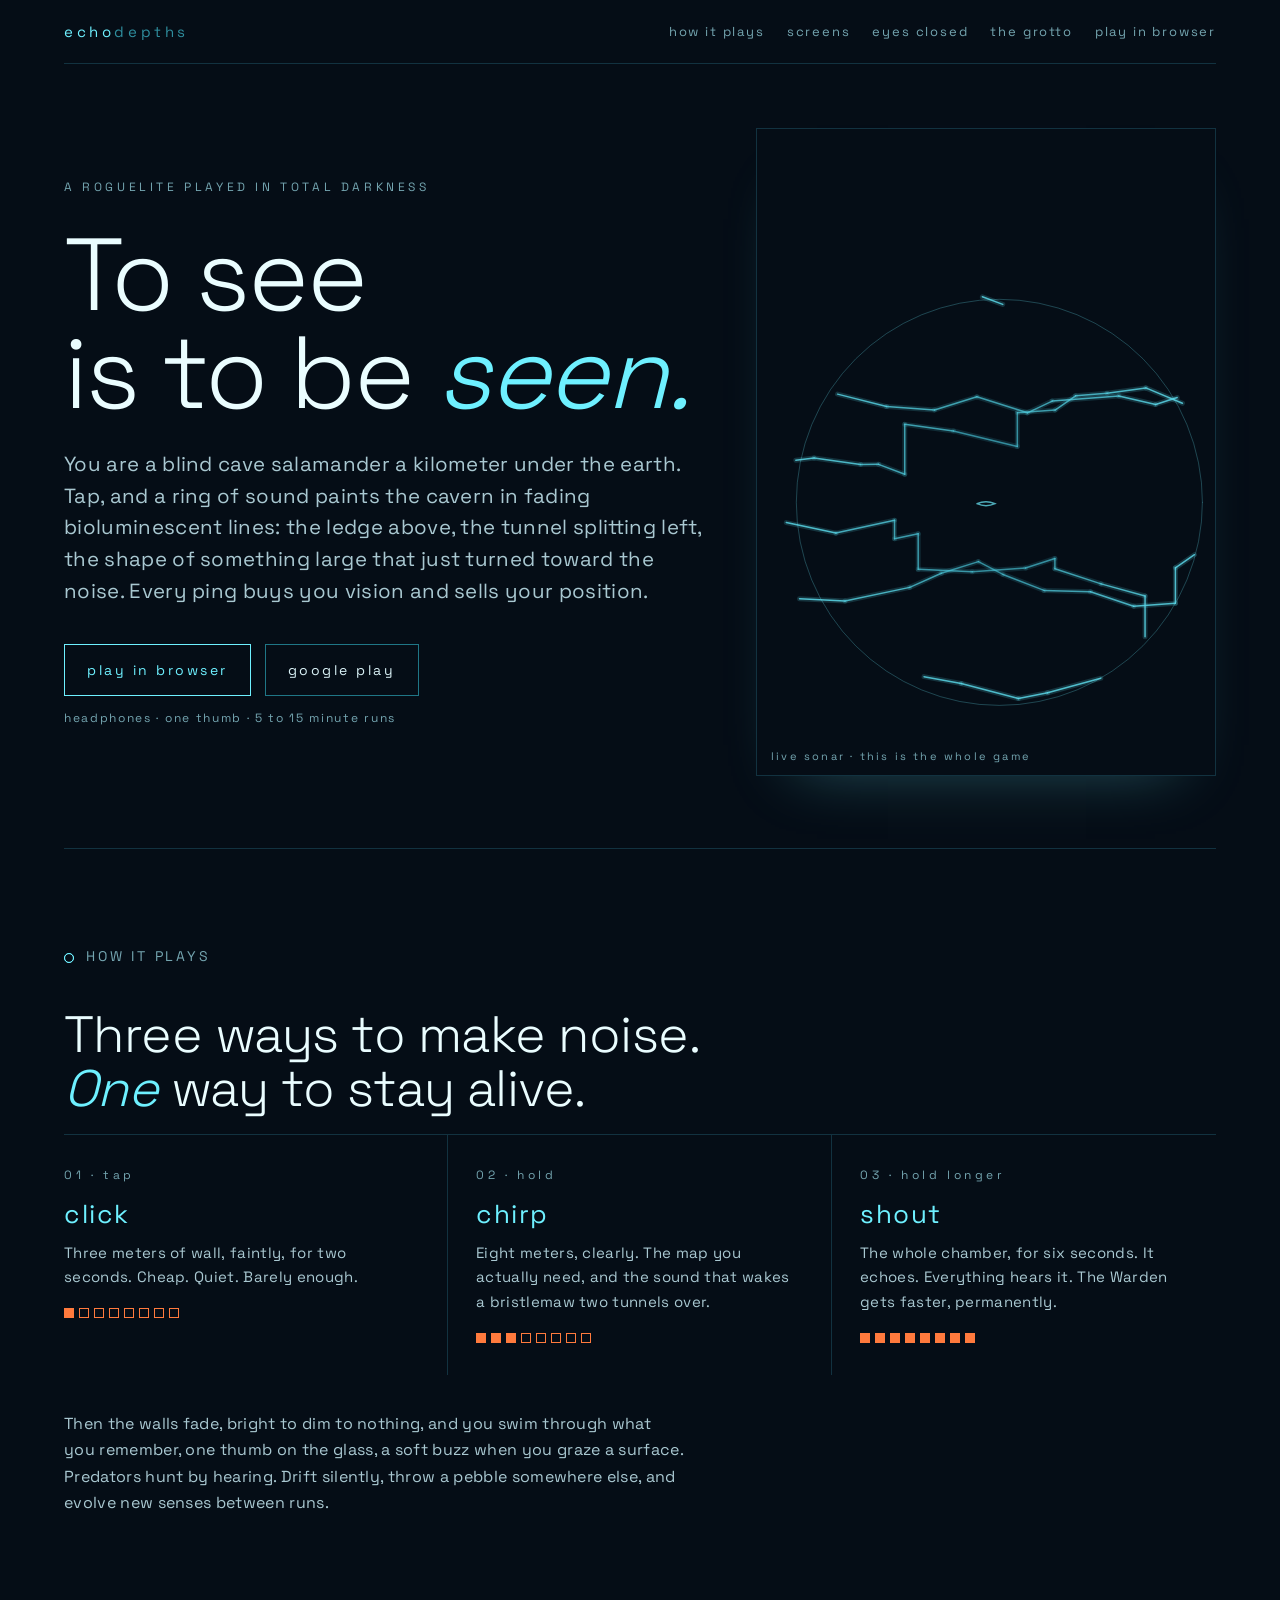
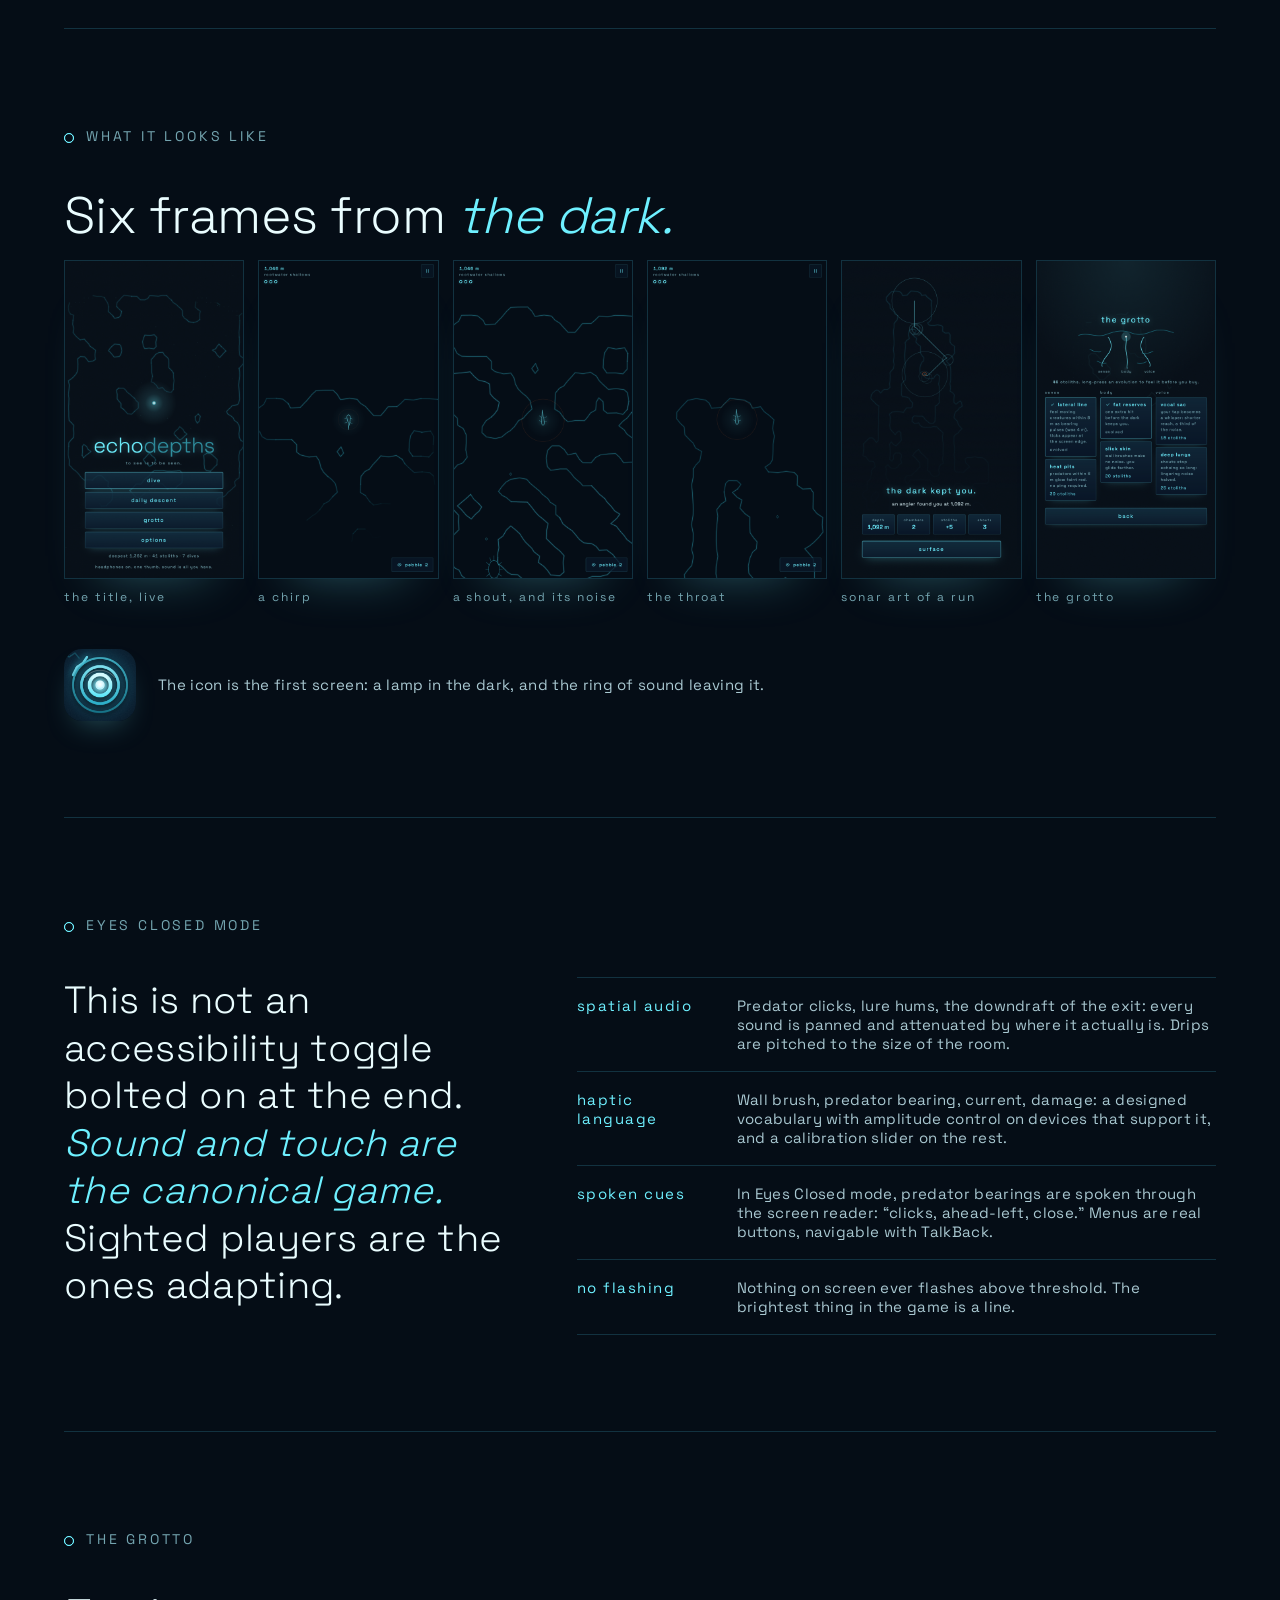
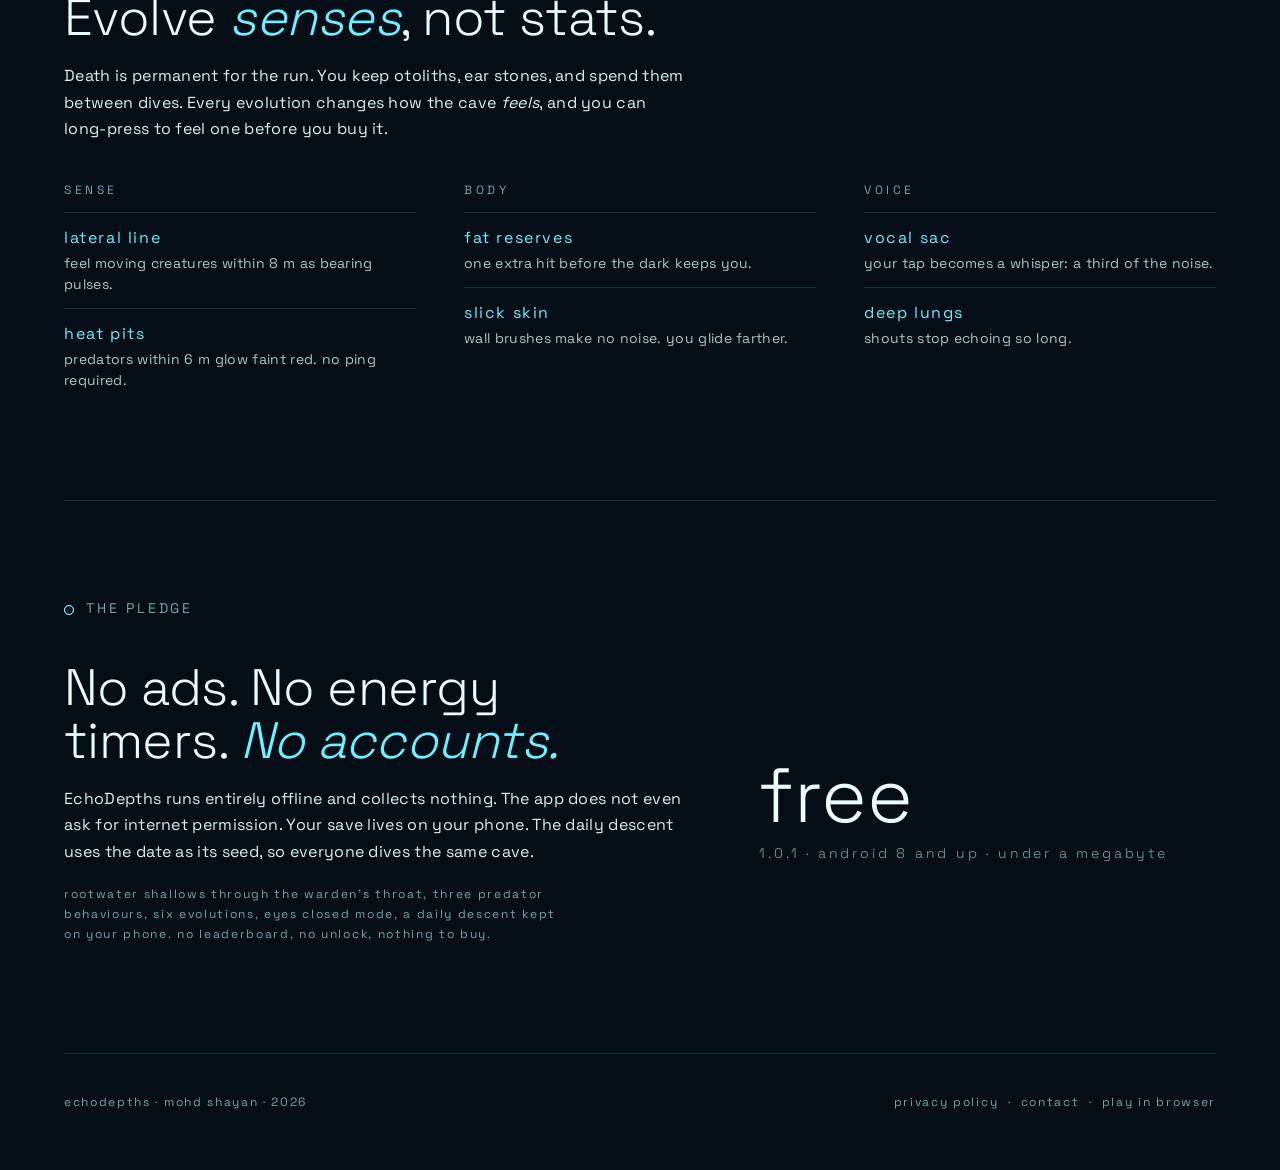
<file: docs/index.html>
<!doctype html>
<html lang="en">
<head>
<meta charset="utf-8">
<meta name="viewport" content="width=device-width, initial-scale=1">
<title>EchoDepths: to see is to be seen</title>
<meta name="description" content="EchoDepths is a roguelite played in total darkness. Ping to see. Stay silent to survive. Built to be played with your eyes closed.">
<meta property="og:title" content="EchoDepths: to see is to be seen">
<meta property="og:description" content="A roguelite played in total darkness. Ping to see. Stay silent to survive.">
<meta name="theme-color" content="#050d16">
<link rel="icon" href="shots/icon.png">
<style>
  /* Design read: consumer game launch page for atmosphere-first mobile players and blind gamers.
     Dark-instrument language: deep navy water is the ground, bioluminescent cyan is the only accent, ember marks noise.
     Sharp corners everywhere, sonar motion only. */
  @font-face { font-family: "Space Grotesk"; src: url("fonts/SpaceGrotesk.ttf") format("truetype"); font-weight: 300 700; font-display: swap; }
  :root { --bg:#050d16; --bg-2:#09182a; --phos:#6ef0ff; --phos-dim:#1f7686; --ember:#ff7a3d; --fg:#d9f1f6; --muted:#74a5b0; --line:#123240; --glow:rgba(110,240,255,.34); --ease:cubic-bezier(.22,.61,.36,1); }
  * { box-sizing:border-box; }
  html { background:var(--bg); color:var(--fg); font-family:"Space Grotesk", "Helvetica Neue", Arial, sans-serif; -webkit-font-smoothing:antialiased; scroll-behavior:smooth; }
  body { margin:0; letter-spacing:.02em; }
  a { color:var(--phos); text-decoration:none; }
  .wrap { max-width:1200px; margin:0 auto; padding:0 24px; }
  header.top { display:flex; justify-content:space-between; align-items:center; padding:22px 0; border-bottom:1px solid var(--line); }
  .brand { font-size:15px; letter-spacing:.24em; text-transform:lowercase; color:var(--phos); }
  .brand span { color:color-mix(in srgb, var(--phos) 20%, var(--phos-dim)); }
  nav.top { display:flex; flex-wrap:wrap; justify-content:flex-end; gap:8px 22px; }
  nav.top a { font-size:13px; letter-spacing:.14em; color:var(--muted); text-transform:lowercase; white-space:nowrap; }
  nav.top a:hover { color:var(--phos); }

  /* hero: type left, live sonar right */
  .hero { display:grid; grid-template-columns: minmax(0,7fr) minmax(0,5fr); gap:48px; align-items:center; padding:64px 0 72px; }
  .eyebrow { font-size:12px; letter-spacing:.3em; text-transform:uppercase; color:var(--muted); margin:0 0 28px; }
  h1 { font-weight:300; font-size:clamp(44px, 8vw, 104px); line-height:.95; letter-spacing:-.02em; margin:0 0 28px; color:#eafdff; text-wrap:balance; }
  h1 em { font-style:italic; color:var(--phos); }
  .lede { font-size:clamp(17px,1.6vw,21px); line-height:1.55; max-width:52ch; color:#a9c8d1; margin:0 0 36px; }
  .cta { display:flex; flex-wrap:wrap; gap:14px; align-items:center; }
  .btn { display:inline-flex; align-items:center; gap:10px; padding:16px 22px; border:1px solid var(--phos); color:var(--phos); font-size:14px; letter-spacing:.18em; text-transform:lowercase; transition:background .25s var(--ease), color .25s var(--ease); }
  .btn:hover, .btn:focus-visible { background:var(--phos); color:var(--bg); outline:none; }
  .btn.ghost { border-color:var(--phos-dim); color:var(--fg); }
  .btn.ghost:hover { background:transparent; border-color:var(--phos); color:var(--phos); }
  .fine { font-size:12px; letter-spacing:.14em; color:var(--muted); text-transform:lowercase; }
  .sonar { position:relative; aspect-ratio:9/16; max-height:72vh; width:100%; border:1px solid var(--line); background:var(--bg); overflow:hidden; box-shadow:0 30px 60px -40px var(--glow); }
  .sonar canvas { width:100%; height:100%; display:block; }
  .sonar .cap { position:absolute; left:14px; bottom:12px; font-size:11px; letter-spacing:.2em; color:var(--muted); text-transform:lowercase; }

  section { padding:96px 0; border-top:1px solid var(--line); }
  h2 { font-weight:300; font-size:clamp(30px,4vw,52px); letter-spacing:-.01em; line-height:1.05; margin:0 0 18px; color:#eafdff; text-wrap:balance; }
  h2 em { font-style:italic; color:var(--phos); }
  .sub { color:var(--muted); font-size:14px; letter-spacing:.2em; text-transform:uppercase; margin:0 0 40px; }
  p { line-height:1.65; max-width:62ch; }

  /* how it plays: a horizontal timeline, not three cards */
  .steps { display:grid; grid-template-columns: 1fr 1fr 1fr; gap:0; border-top:1px solid var(--line); }
  .step { padding:32px 28px 32px 0; border-right:1px solid var(--line); position:relative; }
  .step:last-child { border-right:0; }
  .step + .step { padding-left:28px; }
  .step .n { font-size:12px; letter-spacing:.3em; color:var(--muted); }
  .step h3 { font-weight:400; font-size:26px; margin:14px 0 10px; color:var(--phos); letter-spacing:.06em; text-transform:lowercase; }
  .step p { margin:0; color:#a9c8d1; font-size:15px; }
  .step .noise { margin-top:18px; display:flex; gap:5px; }
  .step .noise i { width:10px; height:10px; border:1px solid var(--ember); display:block; }
  .step .noise i.f { background:var(--ember); }

  /* eyes closed: big statement, asymmetric */
  .eyes { display:grid; grid-template-columns: minmax(0,5fr) minmax(0,7fr); gap:56px; align-items:start; }
  .eyes .stmt { font-size:clamp(24px,3vw,38px); font-weight:300; line-height:1.25; color:#eafdff; margin:0; text-wrap:balance; }
  .eyes .stmt em { font-style:italic; color:var(--phos); }
  .list { list-style:none; margin:0; padding:0; }
  .list li { padding:18px 0; border-top:1px solid var(--line); display:grid; grid-template-columns: 140px 1fr; gap:20px; font-size:15px; color:#a9c8d1; }
  .list li:last-child { border-bottom:1px solid var(--line); }
  .list b { font-weight:400; color:var(--phos); letter-spacing:.1em; text-transform:lowercase; }

  .evos { display:grid; grid-template-columns: repeat(3, 1fr); gap:40px 48px; }
  .evos h3 { font-weight:400; font-size:12px; letter-spacing:.3em; text-transform:uppercase; color:var(--muted); margin:0 0 14px; }
  .evos .e { padding:14px 0; border-top:1px solid var(--line); }
  .evos .e b { display:block; font-weight:400; color:var(--phos); letter-spacing:.1em; text-transform:lowercase; margin-bottom:4px; }
  .evos .e span { color:#a9c8d1; font-size:14px; }

  .pledge { display:grid; grid-template-columns: minmax(0,7fr) minmax(0,5fr); gap:56px; align-items:center; }
  .price { font-size:clamp(44px,6vw,84px); font-weight:300; line-height:1; color:#eafdff; margin:0; }
  .price small { font-size:14px; letter-spacing:.2em; color:var(--muted); display:block; margin-top:12px; text-transform:lowercase; }

  .strip { display:grid; grid-template-columns: repeat(6, 1fr); gap:14px; }
  .strip figure { margin:0; }
  .strip img { display:block; width:100%; height:auto; border:1px solid var(--line); box-shadow:0 30px 50px -36px var(--glow); }
  .strip figcaption { margin-top:10px; font-size:12px; letter-spacing:.16em; color:var(--muted); text-transform:lowercase; }
  .iconrow { display:flex; align-items:center; gap:22px; margin-top:44px; }
  .iconrow img { width:72px; height:72px; border-radius:18px; box-shadow:0 14px 30px -14px var(--glow); }
  .iconrow p { margin:0; color:#a9c8d1; font-size:15px; }
  footer { padding:40px 0 60px; border-top:1px solid var(--line); display:flex; flex-wrap:wrap; gap:18px 36px; justify-content:space-between; align-items:center; font-size:12px; letter-spacing:.14em; color:var(--muted); text-transform:lowercase; }
  footer a { color:var(--muted); } footer a:hover { color:var(--phos); }

  /* sonar motion: pure CSS ring on the section markers */
  .ring { display:inline-block; width:10px; height:10px; border:1px solid var(--phos); border-radius:50%; position:relative; margin-right:12px; vertical-align:middle; }
  .ring::after { content:""; position:absolute; inset:-1px; border:1px solid var(--phos); border-radius:50%; animation:ping 3.2s var(--ease) infinite; }
  @keyframes ping { 0% { transform:scale(1); opacity:.8; } 100% { transform:scale(5); opacity:0; } }
  @media (prefers-reduced-motion: reduce) { .ring::after { animation:none; } html { scroll-behavior:auto; } }

  @media (max-width: 900px) {
    .hero { grid-template-columns:1fr; min-height:0; padding-top:40px; }
    .sonar { max-height:60vh; }
    .steps { grid-template-columns:1fr; }
    .step { border-right:0; border-bottom:1px solid var(--line); padding:26px 0; }
    .step + .step { padding-left:0; }
    .eyes, .pledge { grid-template-columns:1fr; gap:28px; }
    .evos { grid-template-columns:1fr; gap:28px; }
    .strip { grid-template-columns: repeat(3, 1fr); }
    section { padding:64px 0; }
    header.top { flex-direction:column; align-items:flex-start; gap:14px; }
    nav.top { justify-content:flex-start; gap:8px 18px; }
  }
</style>
</head>
<body>
<div class="wrap">
  <header class="top">
    <div class="brand">echo<span>depths</span></div>
    <nav class="top"><a href="#how">how it plays</a><a href="#look">screens</a><a href="#eyes">eyes closed</a><a href="#grotto">the grotto</a><a href="play/">play in browser</a></nav>
  </header>

  <div class="hero">
    <div>
      <p class="eyebrow">A roguelite played in total darkness</p>
      <h1>To see<br>is to be <em>seen.</em></h1>
      <p class="lede">You are a blind cave salamander a kilometer under the earth. Tap, and a ring of sound paints the cavern in fading bioluminescent lines: the ledge above, the tunnel splitting left, the shape of something large that just turned toward the noise. Every ping buys you vision and sells your position.</p>
      <div class="cta">
        <a class="btn" href="play/">play in browser</a>
        <a class="btn ghost" href="https://play.google.com/store/apps/details?id=com.mohdshayan.echodepths">google play</a>
        <span class="fine">headphones · one thumb · 5 to 15 minute runs</span>
      </div>
    </div>
    <div class="sonar" aria-hidden="true"><canvas id="sonar"></canvas><div class="cap">live sonar · this is the whole game</div></div>
  </div>

  <section id="how">
    <p class="sub"><span class="ring"></span>How it plays</p>
    <h2>Three ways to make noise. <em>One</em> way to stay alive.</h2>
    <div class="steps">
      <div class="step"><div class="n">01 · tap</div><h3>click</h3><p>Three meters of wall, faintly, for two seconds. Cheap. Quiet. Barely enough.</p><div class="noise" aria-label="noise 1 of 8"><i class="f"></i><i></i><i></i><i></i><i></i><i></i><i></i><i></i></div></div>
      <div class="step"><div class="n">02 · hold</div><h3>chirp</h3><p>Eight meters, clearly. The map you actually need, and the sound that wakes a bristlemaw two tunnels over.</p><div class="noise" aria-label="noise 3 of 8"><i class="f"></i><i class="f"></i><i class="f"></i><i></i><i></i><i></i><i></i><i></i></div></div>
      <div class="step"><div class="n">03 · hold longer</div><h3>shout</h3><p>The whole chamber, for six seconds. It echoes. Everything hears it. The Warden gets faster, permanently.</p><div class="noise" aria-label="noise 8 of 8"><i class="f"></i><i class="f"></i><i class="f"></i><i class="f"></i><i class="f"></i><i class="f"></i><i class="f"></i><i class="f"></i></div></div>
    </div>
    <p style="margin-top:36px;color:#a9c8d1">Then the walls fade, bright to dim to nothing, and you swim through what you remember, one thumb on the glass, a soft buzz when you graze a surface. Predators hunt by hearing. Drift silently, throw a pebble somewhere else, and evolve new senses between runs.</p>
  </section>

  <section id="look">
    <p class="sub"><span class="ring"></span>What it looks like</p>
    <h2>Six frames from <em>the dark.</em></h2>
    <div class="strip">
      <figure><img src="shots/01-title.png" width="1080" height="1920" alt="Title screen: a lamp hangs in a cave and a ring of sound has lit the walls around it, above the word echodepths and four menu buttons" loading="lazy"><figcaption>the title, live</figcaption></figure>
      <figure><img src="shots/02-chirp.png" width="1080" height="1920" alt="A chirp has revealed the cave walls around the salamander in cyan lines" loading="lazy"><figcaption>a chirp</figcaption></figure>
      <figure><img src="shots/03-shout.png" width="1080" height="1920" alt="A shout has lit the whole chamber; an ember ring around the salamander shows how loud you were" loading="lazy"><figcaption>a shout, and its noise</figcaption></figure>
      <figure><img src="shots/04-throat.png" width="1080" height="1920" alt="The throat chamber, a winding tunnel revealed by a shout" loading="lazy"><figcaption>the throat</figcaption></figure>
      <figure><img src="shots/05-death.png" width="1080" height="1920" alt="The death screen: the sonar art of the run, the path you swam and every sound you made, above the run's numbers" loading="lazy"><figcaption>sonar art of a run</figcaption></figure>
      <figure><img src="shots/06-grotto.png" width="1080" height="1920" alt="The grotto: a drawn cave cross-section with three tunnel branches and six evolution cards" loading="lazy"><figcaption>the grotto</figcaption></figure>
    </div>
    <div class="iconrow"><img src="shots/icon.png" width="512" height="512" alt="EchoDepths launcher icon: a lamp with three rings of sound leaving it, cyan on deep navy"><p>The icon is the first screen: a lamp in the dark, and the ring of sound leaving it.</p></div>
  </section>

  <section id="eyes">
    <p class="sub"><span class="ring"></span>Eyes closed mode</p>
    <div class="eyes">
      <p class="stmt">This is not an accessibility toggle bolted on at the end. <em>Sound and touch are the canonical game.</em> Sighted players are the ones adapting.</p>
      <ul class="list">
        <li><b>spatial audio</b><span>Predator clicks, lure hums, the downdraft of the exit: every sound is panned and attenuated by where it actually is. Drips are pitched to the size of the room.</span></li>
        <li><b>haptic language</b><span>Wall brush, predator bearing, current, damage: a designed vocabulary with amplitude control on devices that support it, and a calibration slider on the rest.</span></li>
        <li><b>spoken cues</b><span>In Eyes Closed mode, predator bearings are spoken through the screen reader: “clicks, ahead-left, close.” Menus are real buttons, navigable with TalkBack.</span></li>
        <li><b>no flashing</b><span>Nothing on screen ever flashes above threshold. The brightest thing in the game is a line.</span></li>
      </ul>
    </div>
  </section>

  <section id="grotto">
    <p class="sub"><span class="ring"></span>The grotto</p>
    <h2>Evolve <em>senses</em>, not stats.</h2>
    <p style="margin-bottom:40px">Death is permanent for the run. You keep otoliths, ear stones, and spend them between dives. Every evolution changes how the cave <em>feels</em>, and you can long-press to feel one before you buy it.</p>
    <div class="evos">
      <div><h3>Sense</h3><div class="e"><b>lateral line</b><span>feel moving creatures within 8 m as bearing pulses.</span></div><div class="e"><b>heat pits</b><span>predators within 6 m glow faint red. no ping required.</span></div></div>
      <div><h3>Body</h3><div class="e"><b>fat reserves</b><span>one extra hit before the dark keeps you.</span></div><div class="e"><b>slick skin</b><span>wall brushes make no noise. you glide farther.</span></div></div>
      <div><h3>Voice</h3><div class="e"><b>vocal sac</b><span>your tap becomes a whisper: a third of the noise.</span></div><div class="e"><b>deep lungs</b><span>shouts stop echoing so long.</span></div></div>
    </div>
  </section>

  <section id="pledge">
    <p class="sub"><span class="ring"></span>The pledge</p>
    <div class="pledge">
      <div>
        <h2>No ads. No energy timers. <em>No accounts.</em></h2>
        <p>EchoDepths runs entirely offline and collects nothing. The app does not even ask for internet permission. Your save lives on your phone. The daily descent uses the date as its seed, so everyone dives the same cave.</p>
        <p class="fine" style="margin-top:20px">rootwater shallows through the warden's throat, three predator behaviours, six evolutions, eyes closed mode, a daily descent kept on your phone. no leaderboard, no unlock, nothing to buy.</p>
      </div>
      <p class="price">free<small>1.0.1 · android 8 and up · under a megabyte</small></p>
    </div>
  </section>

  <footer>
    <div>echodepths · mohd shayan · 2026</div>
    <div><a href="privacy-policy.html">privacy policy</a> &nbsp;·&nbsp; <a href="mailto:shayanm2002@gmail.com">contact</a> &nbsp;·&nbsp; <a href="play/">play in browser</a></div>
  </footer>
</div>

<script>
// Live sonar: expanding rings reveal a procedural cave polyline that fades phosphor -> ember -> black.
(() => {
  const c = document.getElementById('sonar'); if (!c) return;
  const reduce = matchMedia('(prefers-reduced-motion: reduce)').matches;
  const ctx = c.getContext('2d'); let W = 0, H = 0, walls = [], pings = [], t = 0, last = performance.now();
  const PH = [110,240,255], EM = [36,150,172];
  function seed(n){ let a = n; return () => { a |= 0; a = a + 0x6D2B79F5 | 0; let x = Math.imul(a ^ a >>> 15, 1 | a); x = x + Math.imul(x ^ x >>> 7, 61 | x) ^ x; return ((x ^ x >>> 14) >>> 0) / 4294967296; }; }
  function build(){ const r = c.getBoundingClientRect(); W = c.width = r.width * devicePixelRatio; H = c.height = r.height * devicePixelRatio; walls = []; const rnd = seed(11);
    for (let k = 0; k < 7; k++) { let x = -20, y = H * (0.12 + k * 0.13) + (rnd() - .5) * H * .06; const pts = [[x, y]]; while (x < W + 20) { x += 18 + rnd() * 50; y += (rnd() - .5) * H * .05; if (rnd() < .18) { pts.push([x, y]); y += (rnd() < .5 ? -1 : 1) * (10 + rnd() * 40); } pts.push([x, y]); } for (let i = 0; i < pts.length - 1; i++) walls.push({ a: pts[i], b: pts[i+1], m: [(pts[i][0]+pts[i+1][0])/2, (pts[i][1]+pts[i+1][1])/2] }); } }
  function frame(now){ const dt = Math.min(.05, (now - last) / 1000); last = now; t += dt; ctx.fillStyle = '#050d16'; ctx.fillRect(0, 0, W, H);
    const px = W * .5, py = H * .58;
    if (!reduce && (pings.length === 0 || t - pings[pings.length-1].t0 > 4.2)) pings.push({ x: px + (Math.random()-.5) * W * .3, y: py + (Math.random()-.5) * H * .25, t0: t, big: Math.random() < .3 });
    pings = pings.filter(p => t - p.t0 < 7);
    ctx.lineCap = 'round';
    for (const s of walls) { let b = 0; for (const p of pings) { const d = Math.hypot(s.m[0]-p.x, s.m[1]-p.y); const R = p.big ? W * 1.2 : W * .55; const el = t - p.t0, arr = d / (W * .28); if (el < arr || d > R) continue; const age = el - arr; const dur = p.big ? 5.5 : 3.5; if (age > dur) continue; b = Math.max(b, (1 - (d/R)**2) * Math.pow(1 - age/dur, 1.5)); }
      if (reduce) b = Math.max(b, .35 - Math.hypot(s.m[0]-px, s.m[1]-py) / (W * 1.4));
      if (b < .015) continue; const m = b > .45 ? (b - .45) / .55 : 0; const col = m ? PH.map((v,i) => v + (EM[i]-v) * (1-m)) : EM; const a = b > .45 ? .35 + .65 * m : .35 * Math.pow(b/.45, 1.2);
      ctx.strokeStyle = `rgba(${col[0]|0},${col[1]|0},${col[2]|0},${a*.22})`; ctx.lineWidth = 5 * devicePixelRatio; ctx.beginPath(); ctx.moveTo(s.a[0], s.a[1]); ctx.lineTo(s.b[0], s.b[1]); ctx.stroke();
      ctx.strokeStyle = `rgba(${col[0]|0},${col[1]|0},${col[2]|0},${a})`; ctx.lineWidth = 1.5 * devicePixelRatio; ctx.stroke(); }
    for (const p of pings) { const el = t - p.t0; const R = el * W * .28; const Rmax = p.big ? W * 1.2 : W * .55; if (R > Rmax) continue; ctx.strokeStyle = `rgba(110,240,255,${.4 * (1 - R/Rmax)})`; ctx.lineWidth = devicePixelRatio; ctx.beginPath(); ctx.arc(p.x, p.y, R, 0, Math.PI*2); ctx.stroke(); }
    ctx.strokeStyle = 'rgba(110,240,255,.7)'; ctx.lineWidth = 1.5 * devicePixelRatio; ctx.beginPath(); ctx.moveTo(px - 9*devicePixelRatio, py); ctx.quadraticCurveTo(px, py - 4*devicePixelRatio, px + 9*devicePixelRatio, py); ctx.quadraticCurveTo(px, py + 4*devicePixelRatio, px - 9*devicePixelRatio, py); ctx.stroke();
    if (!reduce) requestAnimationFrame(frame); }
  build(); addEventListener('resize', build); requestAnimationFrame(frame);
})();
</script>
</body>
</html>
</file>
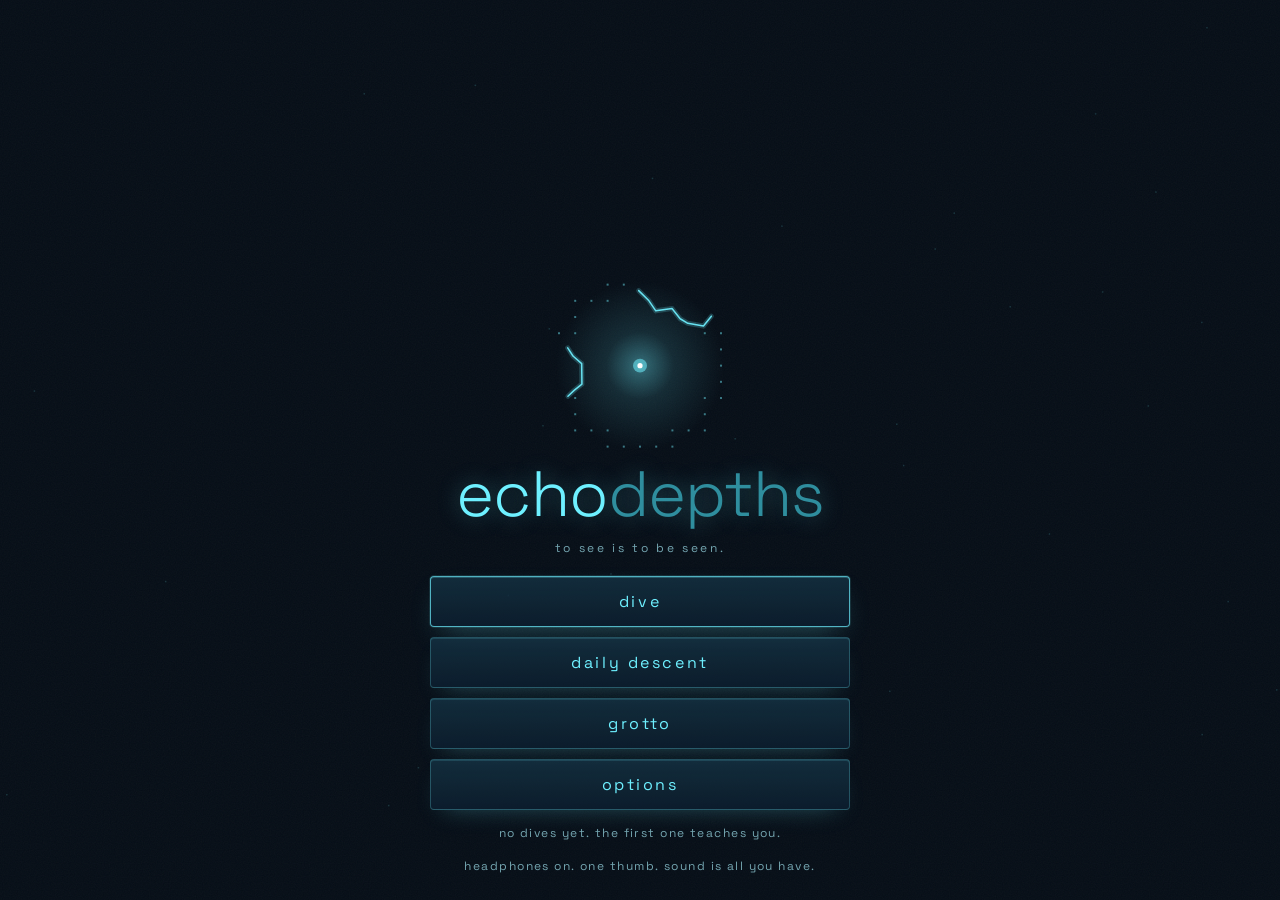
<file: game/index.html>
<!doctype html>
<html lang="en">
<head>
<meta charset="utf-8">
<meta name="viewport" content="width=device-width, initial-scale=1, maximum-scale=1, user-scalable=no, viewport-fit=cover">
<meta name="theme-color" content="#050d16">
<meta name="color-scheme" content="dark">
<meta name="description" content="EchoDepths: ping to see. stay silent to survive. a roguelite played in total darkness.">
<title>echodepths</title>
<link rel="icon" href="data:,">
<link rel="stylesheet" href="css/style.css">
</head>
<body class="pal-ice">
<canvas id="c" aria-hidden="true"></canvas>

<svg width="0" height="0" style="position:absolute" aria-hidden="true">
  <symbol id="i-pause" viewBox="0 0 24 24"><path d="M9 6v12M15 6v12"/></symbol>
  <symbol id="i-pebble" viewBox="0 0 24 24"><path d="M6.5 14.5c-1.2-3.4 1.6-7.5 6-7.5s7 3.2 5.5 6.5-4.6 4.4-8 3.6-3.1-1.2-3.5-2.6z"/><path d="M10 11.5c.8-.7 2-.9 3-.5"/></symbol>
  <symbol id="i-check" viewBox="0 0 24 24"><path d="M5.5 12.5l4 4 9-9"/></symbol>
  <symbol id="i-share" viewBox="0 0 24 24"><path d="M12 4v11M8 8l4-4 4 4M6 13v6h12v-6"/></symbol>
</svg>

<div id="hud" hidden>
  <div id="depth" aria-live="off">1,000 m</div>
  <div id="biome"></div>
  <button id="pause" aria-label="pause"><svg class="ic"><use href="#i-pause"/></svg></button>
  <div id="hp" aria-label="health"></div>
  <button id="pebble" aria-label="throw pebble"><svg class="ic"><use href="#i-pebble"/></svg><span>pebble</span><b id="pebble-n">0</b></button>
  <div id="hint" aria-live="polite"></div>
  <div id="float"></div>
</div>
<div id="sr" class="visually-hidden" aria-live="polite" role="status"></div>

<div id="screens">
  <section id="title" class="screen">
    <div class="stack">
      <h1 class="wordmark" tabindex="-1">echo<span>depths</span></h1>
      <p class="tag">to see is to be seen.</p>
      <nav class="menu">
        <button class="mbtn primary" data-go="dive">dive</button>
        <button class="mbtn" data-go="daily">daily descent</button>
        <button class="mbtn" data-go="grotto">grotto</button>
        <button class="mbtn" data-go="options">options</button>
      </nav>
      <p class="stats" id="title-stats"></p>
      <p class="fine">headphones on. one thumb. sound is all you have.</p>
    </div>
  </section>

  <section id="daily" class="screen deep" hidden>
    <div class="stack wide">
      <h2 tabindex="-1">daily descent</h2>
      <p class="muted" id="daily-date"></p>
      <svg id="daily-illo" class="illo" viewBox="0 0 300 120" aria-hidden="true">
        <path class="wall" d="M12 22c26-9 44 6 68-3s38-14 60-4 40 2 62-6 46 2 86 6"/>
        <path class="wall" d="M8 104c30 7 52-8 78 1s44 12 66 2 42-4 64 4 44-2 72-6"/>
        <line class="tick" x1="150" y1="30" x2="150" y2="94" stroke-dasharray="2 4"/>
        <circle class="glow" cx="150" cy="62" r="22"/>
        <circle class="ring" cx="150" cy="62" r="9" opacity=".95"/>
        <circle class="ring" cx="150" cy="62" r="18" opacity=".55"/>
        <circle class="ring" cx="150" cy="62" r="28" opacity=".25"/>
        <circle class="lamp" cx="150" cy="62" r="2.6"/>
        <text x="24" y="66">1,000 m</text>
        <text x="236" y="66">deeper</text>
      </svg>
      <p class="body">one cave. one attempt. the same seed for everyone today.</p>
      <div id="daily-result" class="card" hidden></div>
      <button class="mbtn primary" id="daily-dive">dive</button>
      <button class="mbtn" id="daily-share" hidden><svg class="ic"><use href="#i-share"/></svg> share result</button>
      <button class="mbtn" data-go="title">back</button>
      <p class="fine">today's result is kept on this device. a new cave opens at midnight.</p>
    </div>
  </section>

  <section id="grotto" class="screen deep" hidden>
    <div class="stack wide">
      <h2 tabindex="-1">the grotto</h2>
      <svg class="illo" viewBox="0 0 300 136" aria-hidden="true">
        <path class="wall" d="M6 18c30-10 54 8 82-2s50-16 76-6 44 4 66-4 40-4 64 4"/>
        <path class="lit" d="M96 24c8 10 12 26 6 40s-16 20-22 34-3 10-2 14"/>
        <path class="lit" d="M150 22c2 14-2 28 0 44s6 26 4 40 0 8 0 12"/>
        <path class="lit" d="M204 24c-8 10-12 26-6 40s16 20 22 34 3 10 2 14"/>
        <path class="wall" d="M40 60c10 6 22 10 34 8M232 66c-10 6-22 8-34 6M62 96c10 4 18 10 28 6M212 98c-10 4-18 8-28 4"/>
        <circle class="glow" cx="150" cy="22" r="14"/>
        <circle class="lamp" cx="150" cy="22" r="2.4"/>
        <text x="66" y="131">sense</text>
        <text x="136" y="131">body</text>
        <text x="206" y="131">voice</text>
      </svg>
      <p class="muted"><b id="oto-count">0</b> otoliths. long-press an evolution to feel it before you buy.</p>
      <div id="evo-list" class="evo-grid"></div>
      <button class="mbtn" data-go="title">back</button>
    </div>
  </section>

  <section id="options" class="screen deep" hidden>
    <div class="stack wide">
      <h2 tabindex="-1">options</h2>
      <div class="opt-row"><span>phosphor</span><div class="seg" id="opt-palette"><button data-v="ice">cyan</button><button data-v="green">green</button><button data-v="amber">amber</button></div></div>
      <div class="opt-row"><span>haptics</span><div class="seg" id="opt-haptics"><button data-v="1" class="on">on</button><button data-v="0">off</button></div></div>
      <div class="opt-row"><span>haptic strength</span><input type="range" id="opt-hstr" min="0.3" max="1.5" step="0.1" value="1" aria-label="haptic strength"></div>
      <div class="opt-row"><span>audio</span><div class="seg" id="opt-audio"><button data-v="1" class="on">on</button><button data-v="0">off</button></div></div>
      <div class="opt-row"><span>ambience</span><input type="range" id="opt-amb" min="0" max="1" step="0.05" value="0.7" aria-label="ambience volume"></div>
      <div class="opt-row"><span>eyes closed mode</span><div class="seg" id="opt-eyes"><button data-v="0" class="on">off</button><button data-v="1">on</button></div></div>
      <p class="note">eyes closed hides every visual. sound and haptics carry the whole game, and predator bearings are spoken.</p>
      <div class="opt-row"><span>abyssal calm (assist)</span><div class="seg" id="opt-calm"><button data-v="0" class="on">off</button><button data-v="1">on</button></div></div>
      <p class="note">calm: slower predators, longer fade, one extra hit. a daily descent in calm is unranked.</p>
      <button class="mbtn" id="opt-haptest">test haptics</button>
      <button class="mbtn danger" id="opt-reset">erase save</button>
      <button class="mbtn" data-go="title">back</button>
      <p class="fine">no flashing. no ads. no accounts. nothing leaves your phone.</p>
    </div>
  </section>

  <section id="pausemenu" class="screen dim" hidden>
    <div class="stack">
      <svg class="mark small" viewBox="0 0 64 64" aria-hidden="true"><circle class="ring r3" cx="32" cy="32" r="27"/><circle class="ring r2" cx="32" cy="32" r="18.5"/><circle class="ring r1" cx="32" cy="32" r="10"/><circle class="ring live" cx="32" cy="32" r="27"/><circle class="lamp" cx="32" cy="32" r="3.2"/></svg>
      <h2 tabindex="-1">held breath</h2>
      <button class="mbtn primary" id="pm-resume">resume</button>
      <button class="mbtn" id="pm-surface">surface (abandon run)</button>
    </div>
  </section>

  <section id="death" class="screen sonar" hidden>
    <div class="stack bottom">
      <h2 id="death-title" tabindex="-1">the dark kept you.</h2>
      <p class="body" id="death-cause"></p>
      <div class="statgrid">
        <div><small>depth</small><b id="d-depth"></b></div>
        <div><small>chambers</small><b id="d-chambers"></b></div>
        <div><small>otoliths</small><b id="d-oto"></b></div>
        <div><small>shouts</small><b id="d-shouts"></b></div>
      </div>
      <button class="mbtn primary" id="d-surface">surface</button>
    </div>
  </section>
</div>

<script src="js/util.js"></script>
<script src="js/haptics.js"></script>
<script src="js/audio.js"></script>
<script src="js/procgen.js"></script>
<script src="js/game.js"></script>
<script src="js/ui.js"></script>
</body>
</html>
</file>
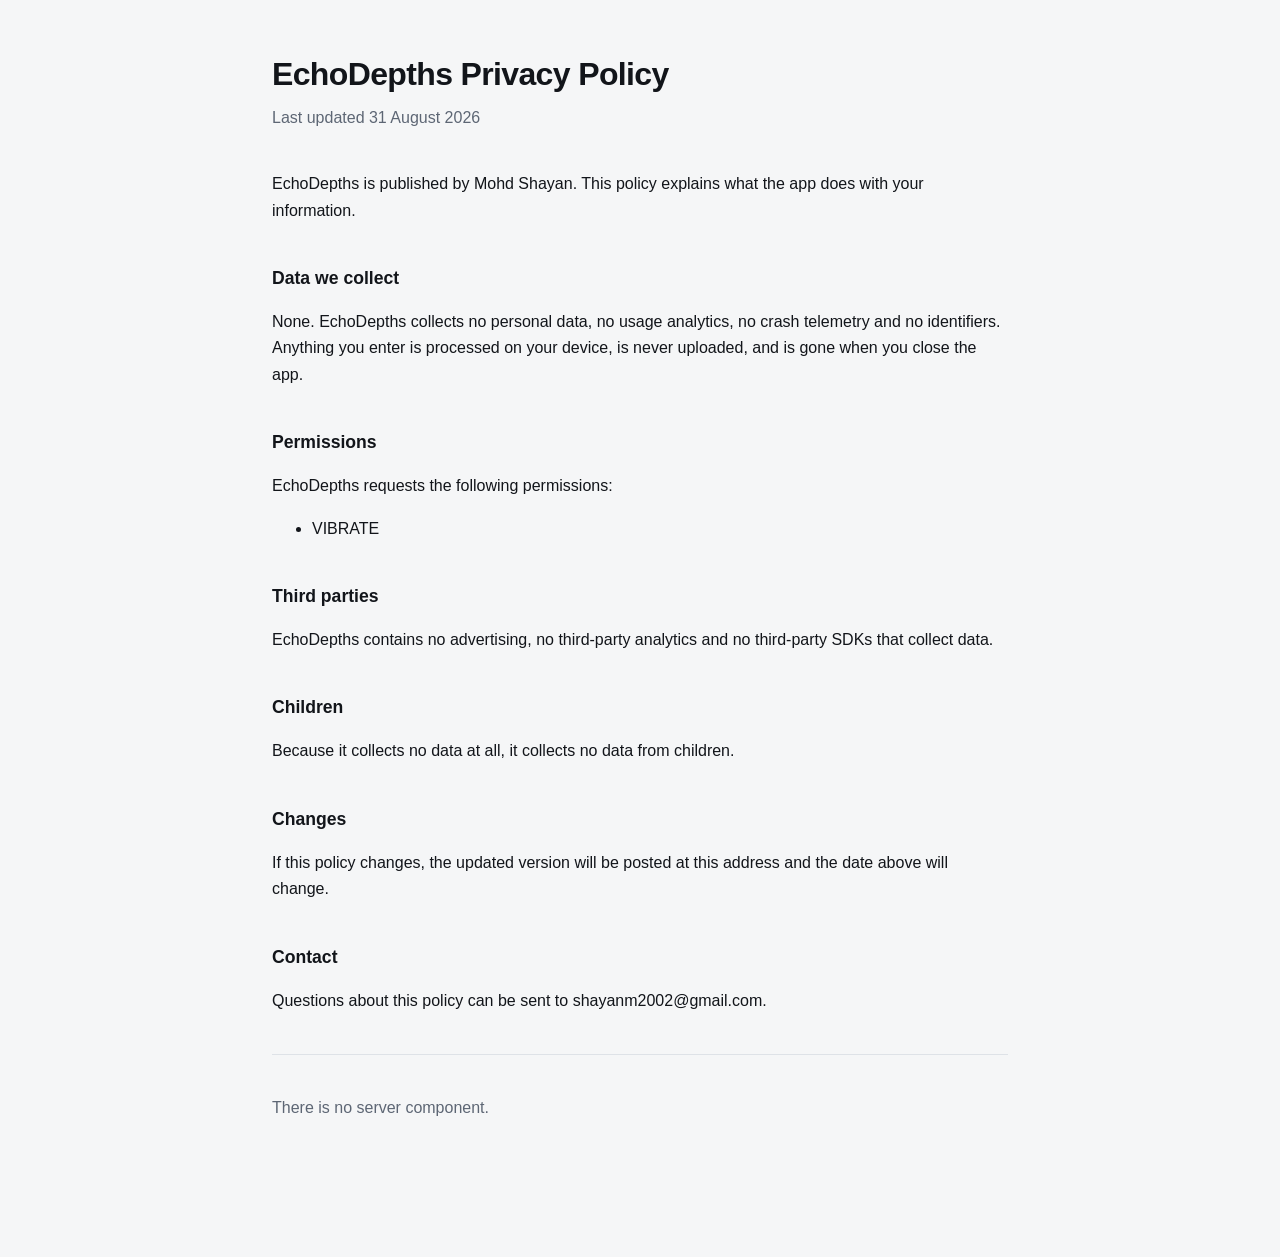
<file: docs/privacy-policy.html>
<!doctype html>
<html lang="en">
<head>
<meta charset="utf-8">
<meta name="viewport" content="width=device-width, initial-scale=1">
<title>EchoDepths Privacy Policy</title>
<style>
  :root { color-scheme: light dark; }
  body { margin: 0 auto; padding: 48px 24px 96px; max-width: 46rem;
    font: 16px/1.65 -apple-system, BlinkMacSystemFont, "Segoe UI", Roboto, sans-serif;
    background: #f5f6f7; color: #12151a; }
  h1 { font-size: 2rem; letter-spacing: -0.02em; margin: 0 0 4px; }
  h2 { font-size: 1.1rem; margin: 40px 0 8px; }
  .meta { color: #5d6674; margin: 0 0 40px; }
  a { color: #4f7a0b; }
  hr { border: 0; border-top: 1px solid #dee2e7; margin: 40px 0; }
  @media (prefers-color-scheme: dark) {
    body { background: #0f1116; color: #e7eaf0; }
    .meta { color: #8d96a6; } hr { border-top-color: #242a34; } a { color: #a6e04b; }
  }
</style>
</head>
<body>
<h1>EchoDepths Privacy Policy</h1>
<p class="meta">Last updated 31 August 2026</p>

<p>EchoDepths is published by Mohd Shayan. This policy explains what the app does with your
information.</p>

<h2>Data we collect</h2>
<p>None. EchoDepths collects no personal data, no usage analytics, no crash telemetry
and no identifiers. Anything you enter is processed on your device, is never
uploaded, and is gone when you close the app.</p>

<h2>Permissions</h2>
<p>EchoDepths requests the following permissions:</p>
<ul><li>VIBRATE</li></ul>

<h2>Third parties</h2>
<p>EchoDepths contains no advertising, no third-party analytics and no third-party SDKs that collect data.</p>

<h2>Children</h2>
<p>Because it collects no data at all, it collects no data from children.</p>

<h2>Changes</h2>
<p>If this policy changes, the updated version will be posted at this address and
the date above will change.</p>

<h2>Contact</h2>
<p>Questions about this policy can be sent to shayanm2002@gmail.com.</p>

<hr>
<p class="meta">There is no server component.</p>
</body>
</html>
</file>
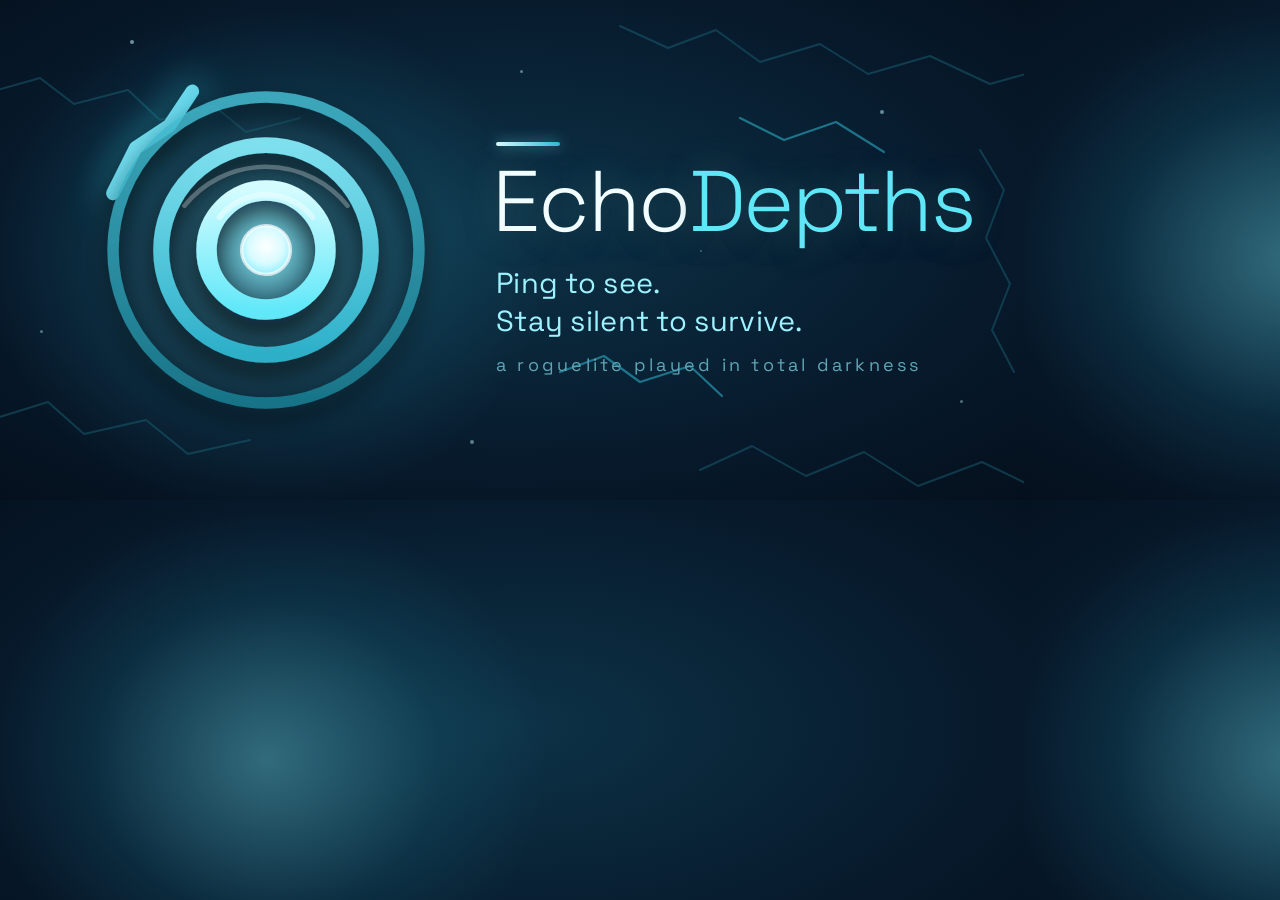
<file: store/feature.html>
<!doctype html>
<html lang="en">
<head>
<meta charset="utf-8">
<style>
  @font-face { font-family: "Display"; src: url("display.ttf"); font-weight: 300 700; }
  html, body { margin: 0; width: 1024px; height: 500px; overflow: hidden; }
  body {
    position: relative; color: #dcf8fc; font-family: "Display", "Helvetica Neue", Arial, sans-serif;
    background:
      radial-gradient(38% 70% at 26% 52%, rgba(125, 241, 255, 0.34), rgba(47, 184, 210, 0.10) 45%, rgba(47, 184, 210, 0) 72%),
      radial-gradient(90% 90% at 50% 45%, #0d3247 0%, #071a2c 52%, #030a14 100%);
  }
  svg.walls { position: absolute; inset: 0; width: 1024px; height: 500px; }
  .snow { position: absolute; border-radius: 50%; background: #bff6ff; }
  svg.mark { position: absolute; left: 62px; top: 46px; width: 408px; height: 408px; }
  .copy { position: absolute; left: 492px; top: 158px; width: 520px; }
  .rule { position: absolute; left: 496px; top: 142px; width: 64px; height: 4px; border-radius: 2px; background: linear-gradient(90deg, #d6fcff, #2fb8d2); box-shadow: 0 0 14px rgba(125, 241, 255, 0.6); }
  h1 { margin: 0; font-size: 86px; line-height: 1; letter-spacing: -0.03em; font-weight: 300; color: #f2fdff;
       text-shadow: 0 0 34px rgba(125, 241, 255, 0.35), 0 6px 26px rgba(2, 7, 14, 0.6); }
  h1 span { color: #5fe7f8; }
  p { margin: 20px 0 0 4px; font-size: 29px; line-height: 1.3; color: #9df2ff; max-width: 500px; letter-spacing: 0.01em; }
  p small { display: block; margin-top: 14px; font-size: 18px; letter-spacing: 0.18em; color: #5fa6b5; text-transform: lowercase; }
</style>
</head>
<body>
  <svg class="walls" viewBox="0 0 1024 500" aria-hidden="true" fill="none" stroke-linecap="round" stroke-linejoin="round">
    <g stroke="#1d6f82" stroke-width="2" opacity="0.42">
      <path d="M-10 92 L40 78 L74 104 L128 90 L160 120 L214 106 L246 132 L300 118"/>
      <path d="M620 26 L668 48 L716 30 L760 62 L820 44 L868 74 L930 56 L990 84 L1040 70"/>
      <path d="M-10 420 L48 402 L84 434 L146 420 L188 454 L250 440"/>
      <path d="M700 470 L752 446 L806 476 L864 452 L918 486 L982 462 L1040 490"/>
      <path d="M980 150 L1004 190 L986 238 L1010 284 L992 330 L1014 372"/>
    </g>
    <g stroke="#2fb8d2" stroke-width="2.2" opacity="0.55">
      <path d="M560 372 L604 356 L640 382 L690 366 L722 396"/>
      <path d="M740 118 L784 140 L836 122 L884 152"/>
    </g>
  </svg>
  <div class="snow" style="left:130px;top:40px;width:4px;height:4px;opacity:.55"></div>
  <div class="snow" style="left:520px;top:70px;width:3px;height:3px;opacity:.45"></div>
  <div class="snow" style="left:880px;top:110px;width:4px;height:4px;opacity:.5"></div>
  <div class="snow" style="left:960px;top:400px;width:3px;height:3px;opacity:.4"></div>
  <div class="snow" style="left:40px;top:330px;width:3px;height:3px;opacity:.4"></div>
  <div class="snow" style="left:470px;top:440px;width:4px;height:4px;opacity:.45"></div>
  <div class="snow" style="left:700px;top:250px;width:2px;height:2px;opacity:.35"></div>

  <svg class="mark" viewBox="18 18 72 72" aria-hidden="true">
    <defs>
      <radialGradient id="lamp" cx="0.5" cy="0.42" r="0.6"><stop offset="0" stop-color="#ffffff"/><stop offset="0.6" stop-color="#d8fbff"/><stop offset="1" stop-color="#8eefff"/></radialGradient>
      <linearGradient id="ringA" x1="0" y1="0" x2="0" y2="1"><stop offset="0" stop-color="#d6fcff"/><stop offset="1" stop-color="#5fe7f8"/></linearGradient>
      <linearGradient id="ringB" x1="0" y1="0" x2="0" y2="1"><stop offset="0" stop-color="#86ecfa"/><stop offset="1" stop-color="#2fb8d2"/></linearGradient>
      <linearGradient id="ringC" x1="0" y1="0" x2="0" y2="1"><stop offset="0" stop-color="#46bfd4"/><stop offset="1" stop-color="#1b8296"/></linearGradient>
      <linearGradient id="wall" x1="0" y1="0" x2="1" y2="1"><stop offset="0" stop-color="#9df2ff"/><stop offset="1" stop-color="#2fb8d2"/></linearGradient>
      <filter id="soft" filterUnits="userSpaceOnUse" x="0" y="0" width="108" height="108">
        <feGaussianBlur in="SourceAlpha" stdDeviation="2"/><feOffset dy="2.2" result="o"/>
        <feFlood flood-color="#02070e" flood-opacity="0.7"/><feComposite in2="o" operator="in"/>
        <feMerge><feMergeNode/><feMergeNode in="SourceGraphic"/></feMerge>
      </filter>
      <filter id="halo" filterUnits="userSpaceOnUse" x="0" y="0" width="108" height="108"><feGaussianBlur stdDeviation="3.2"/></filter>
    </defs>
    <path d="M27 44 L31 36 L37 32 L41 26" fill="none" stroke="#2fb8d2" stroke-width="4.5" stroke-linecap="round" stroke-linejoin="round" opacity="0.45" filter="url(#halo)"/>
    <path d="M27 44 L31 36 L37 32 L41 26" fill="none" stroke="url(#wall)" stroke-width="2.4" stroke-linecap="round" stroke-linejoin="round" filter="url(#soft)"/>
    <g fill="none" filter="url(#soft)">
      <circle cx="54" cy="54" r="27" stroke="url(#ringC)" stroke-width="2" opacity="0.82"/>
      <circle cx="54" cy="54" r="18.5" stroke="url(#ringB)" stroke-width="2.8" opacity="0.92"/>
      <circle cx="54" cy="54" r="10.5" stroke="url(#ringA)" stroke-width="3.6"/>
    </g>
    <path d="M45.8 48.2 A10.5 10.5 0 0 1 62.2 48.2" fill="none" stroke="#ffffff" stroke-width="1" stroke-linecap="round" opacity="0.5"/>
    <path d="M39.6 46.2 A18.5 18.5 0 0 1 68.4 46.2" fill="none" stroke="#ffffff" stroke-width="0.8" stroke-linecap="round" opacity="0.28"/>
    <circle cx="54" cy="54" r="7" fill="#8ff3ff" opacity="0.75" filter="url(#halo)"/>
    <circle cx="54" cy="54" r="4.3" fill="url(#lamp)"/>
    <circle cx="54" cy="54" r="4.3" fill="none" stroke="#ffffff" stroke-width="0.6" opacity="0.7"/>
  </svg>

  <div class="rule"></div>
  <div class="copy">
    <h1>Echo<span>Depths</span></h1>
    <p>Ping to see.<br>Stay silent to survive.<small>a roguelite played in total darkness</small></p>
  </div>
</body>
</html>
</file>
<file: game/css/style.css>
/* EchoDepths: instrument, not illustration. A deep navy field, bioluminescent phosphor, water easing. */
@font-face { font-family: "Space Grotesk"; src: url("../fonts/SpaceGrotesk.ttf") format("truetype"); font-weight: 300 700; font-display: swap; }

:root {
  --sat: env(safe-area-inset-top, 0px);
  --sab: env(safe-area-inset-bottom, 0px);
  --bg: #050d16; --bg-2: #09182a;
  --phos: #6ef0ff; --phos-dim: #1f7686; --ember: #ff7a3d;
  --fg: #d9f1f6; --muted: #74a5b0;
  --line: color-mix(in srgb, var(--phos) 24%, transparent);
  --glow: color-mix(in srgb, var(--phos) 34%, transparent);
  --r: 4px;
  --ease: cubic-bezier(.22,.61,.36,1);
  --font: "Space Grotesk", "Helvetica Neue", system-ui, -apple-system, sans-serif;
}
body.pal-green { --phos: #7dff9c; --phos-dim: #2f6b42; --fg: #d3efdb; --muted: #6a9e78; }
body.pal-amber { --phos: #ffb347; --phos-dim: #7a5220; --fg: #f0e3cc; --muted: #a98f62; }

* { box-sizing: border-box; -webkit-tap-highlight-color: transparent; }
[hidden] { display: none !important; }
html, body { margin: 0; height: 100%; background: var(--bg); color: var(--fg); font-family: var(--font); overflow: hidden; overscroll-behavior: none; }
body { position: fixed; inset: 0; touch-action: none; user-select: none; -webkit-user-select: none; text-transform: lowercase; letter-spacing: .04em; }
canvas#c { position: fixed; inset: 0; width: 100%; height: 100%; display: block; background: var(--bg); }
body.eyes-closed canvas#c { visibility: hidden; }
.visually-hidden { position: absolute !important; width: 1px; height: 1px; overflow: hidden; clip: rect(0 0 0 0); white-space: nowrap; }
svg.ic { width: 1em; height: 1em; fill: none; stroke: currentColor; stroke-width: 1.6; stroke-linecap: round; stroke-linejoin: round; vertical-align: -.15em; flex: none; }

/* HUD: the only chrome during a run. Everything fixed clears the bars through --sat / --sab. */
#hud { position: fixed; inset: 0; pointer-events: none; font-size: 13px; color: var(--phos); }
#depth { position: absolute; top: calc(14px + var(--sat)); left: 16px; font-variant-numeric: tabular-nums; letter-spacing: .12em; font-weight: 500; }
#biome { position: absolute; top: calc(34px + var(--sat)); left: 16px; color: var(--muted); font-size: 11px; letter-spacing: .2em; }
#hp { position: absolute; top: calc(58px + var(--sat)); left: 16px; display: flex; gap: 6px; }
#hp i { width: 9px; height: 9px; border-radius: 50%; border: 1.5px solid var(--phos); display: block; box-shadow: 0 0 8px var(--glow); }
#hp i.lost { border-color: var(--phos-dim); box-shadow: none; opacity: .6; }
#pause { position: absolute; top: calc(10px + var(--sat)); right: 12px; width: 40px; height: 40px; pointer-events: auto; display: grid; place-items: center; padding: 0; background: color-mix(in srgb, var(--bg-2) 70%, transparent); border: 1px solid var(--line); color: var(--phos); border-radius: var(--r); font-size: 20px; opacity: .8; transition: transform .15s var(--ease), border-color .2s var(--ease); }
#pebble { position: absolute; right: 14px; bottom: calc(18px + var(--sab)); pointer-events: auto; display: inline-flex; align-items: center; gap: 8px; background: color-mix(in srgb, var(--bg-2) 70%, transparent); border: 1px solid var(--line); color: var(--phos); font: inherit; font-size: 13px; letter-spacing: .12em; padding: 10px 14px; border-radius: var(--r); text-transform: lowercase; min-height: 44px; transition: transform .15s var(--ease), border-color .2s var(--ease), opacity .2s var(--ease); }
#pebble .ic { font-size: 18px; }
#pebble b { font-weight: 500; font-variant-numeric: tabular-nums; }
#pebble[disabled] { opacity: .35; }
#pause:active, #pebble:not([disabled]):active { transform: scale(.96); border-color: var(--phos); }
#hint { position: absolute; left: 0; right: 0; bottom: calc(84px + var(--sab)); text-align: center; font-size: 15px; color: var(--phos); letter-spacing: .16em; transition: opacity .8s var(--ease); text-shadow: 0 0 14px var(--glow); }
#hint.hide { opacity: 0; }
#float { position: absolute; left: 0; right: 0; top: 34%; text-align: center; font-size: 18px; letter-spacing: .2em; color: var(--phos); opacity: 0; transition: opacity 1.2s var(--ease), transform 1.2s var(--ease); text-shadow: 0 0 14px var(--glow); }
#float.show { opacity: .9; transform: translateY(8px); }
body.eyes-closed #hint, body.eyes-closed #float, body.eyes-closed #depth, body.eyes-closed #biome, body.eyes-closed #hp { visibility: hidden; }

/* Screens: overlays on the live canvas. The title stays glass so the sonar shows through; menus sit on a deep surface. */
#screens .screen { position: fixed; inset: 0; display: flex; align-items: center; justify-content: center; padding: calc(24px + var(--sat)) 22px calc(24px + var(--sab)); animation: sonarIn .6s var(--ease) both; }
#screens .screen::before { content: ""; position: absolute; inset: 0; pointer-events: none; opacity: .045; background-image: url("data:image/svg+xml,%3Csvg xmlns='http://www.w3.org/2000/svg' width='200' height='200'%3E%3Cfilter id='n'%3E%3CfeTurbulence type='fractalNoise' baseFrequency='.85' numOctaves='2' stitchTiles='stitch'/%3E%3C/filter%3E%3Crect width='100%25' height='100%25' filter='url(%23n)'/%3E%3C/svg%3E"); }
#screens .screen.deep { background: radial-gradient(90% 60% at 50% 0%, color-mix(in srgb, var(--phos) 9%, transparent), transparent 70%), color-mix(in srgb, var(--bg) 92%, transparent); }
#screens .screen.dim { background: radial-gradient(80% 50% at 50% 100%, color-mix(in srgb, var(--phos) 8%, transparent), transparent 70%), color-mix(in srgb, var(--bg) 72%, transparent); }
/* death: the sonar art of the run stays visible above the stats; the veil only thickens toward the bottom */
#screens .screen.sonar { background: linear-gradient(180deg, transparent 0%, color-mix(in srgb, var(--bg) 45%, transparent) 46%, color-mix(in srgb, var(--bg) 94%, transparent) 72%); }
@keyframes sonarIn { from { opacity: 0; transform: scale(.985); } to { opacity: 1; transform: none; } }
@keyframes rise { from { opacity: 0; transform: translateY(10px); } to { opacity: 1; transform: none; } }
.stack { position: relative; display: flex; flex-direction: column; gap: 14px; width: min(420px, 100%); align-items: stretch; text-align: center; }
.stack.wide { width: min(520px, 100%); max-height: 100%; overflow-y: auto; padding: 18px 2px; scrollbar-width: none; -webkit-mask-image: linear-gradient(to bottom, transparent, #000 18px, #000 calc(100% - 18px), transparent); mask-image: linear-gradient(to bottom, transparent, #000 18px, #000 calc(100% - 18px), transparent); }
#title .stack { margin-top: auto; }
.stack.wide::-webkit-scrollbar { display: none; }
.stack.bottom { align-self: flex-end; margin-bottom: 4vh; }
.stack > * { animation: rise .55s var(--ease) both; }
.stack > :nth-child(2) { animation-delay: .05s; } .stack > :nth-child(3) { animation-delay: .1s; } .stack > :nth-child(4) { animation-delay: .15s; } .stack > :nth-child(5) { animation-delay: .2s; } .stack > :nth-child(n+6) { animation-delay: .25s; }
.menu .mbtn:nth-child(1) { animation-delay: .12s; } .menu .mbtn:nth-child(2) { animation-delay: .18s; } .menu .mbtn:nth-child(3) { animation-delay: .24s; } .menu .mbtn:nth-child(4) { animation-delay: .3s; }
.menu .mbtn { animation: rise .55s var(--ease) both; }

/* The mark: a lamp with sonar rings. Also the launcher icon. */
.mark { width: 64px; height: 64px; margin: 0 auto 4px; display: block; color: var(--phos); filter: drop-shadow(0 0 10px var(--glow)); }
.mark .lamp { fill: #fff; }
.mark .ring { fill: none; stroke: currentColor; stroke-width: 1.6; stroke-linecap: round; }
.mark .ring.r1 { opacity: .95; } .mark .ring.r2 { opacity: .6; } .mark .ring.r3 { opacity: .3; }
@keyframes pulse { 0% { transform: scale(.55); opacity: .9; } 100% { transform: scale(1.15); opacity: 0; } }
.mark .live { transform-origin: 32px 34px; animation: pulse 3.4s var(--ease) infinite; }
.mark.small { width: 40px; height: 40px; margin-bottom: 0; }

h1.wordmark { font-weight: 300; font-size: clamp(42px, 12.5vw, 64px); letter-spacing: -.015em; line-height: 1; color: var(--phos); margin: 0; text-shadow: 0 0 22px var(--glow); text-wrap: balance; }
h1.wordmark span { color: color-mix(in srgb, var(--phos) 20%, var(--phos-dim)); } /* the dim half still clears 3:1 in every palette over the lit scene */
h2 { font-weight: 400; font-size: 24px; letter-spacing: .14em; color: var(--phos); margin: 0; text-wrap: balance; text-shadow: 0 0 16px var(--glow); }
h1:focus, h2:focus { outline: none; }
.tag { color: var(--muted); margin: 0 0 6px; letter-spacing: .22em; font-size: 12px; }
.menu { display: flex; flex-direction: column; gap: 10px; }
.mbtn { position: relative; background: linear-gradient(180deg, color-mix(in srgb, var(--phos) 10%, transparent), color-mix(in srgb, var(--phos) 3%, transparent)), color-mix(in srgb, var(--bg-2) 80%, transparent); color: var(--phos); border: 1px solid var(--line); box-shadow: inset 0 1px 0 color-mix(in srgb, var(--phos) 14%, transparent), 0 10px 26px -14px var(--glow); font: inherit; font-size: 16px; letter-spacing: .16em; padding: 14px 18px; border-radius: var(--r); cursor: pointer; text-transform: lowercase; min-height: 50px; transition: transform .15s var(--ease), border-color .25s var(--ease), box-shadow .25s var(--ease), background .25s var(--ease); }
.mbtn:hover { border-color: color-mix(in srgb, var(--phos) 55%, transparent); }
.mbtn:active { transform: translateY(1px) scale(.985); box-shadow: inset 0 1px 0 color-mix(in srgb, var(--phos) 8%, transparent); }
.mbtn:focus-visible, .seg button:focus-visible, .evo:focus-visible, #pause:focus-visible, #pebble:focus-visible { outline: 2px solid var(--phos); outline-offset: 3px; }
.mbtn.primary { border-color: color-mix(in srgb, var(--phos) 70%, transparent); box-shadow: inset 0 1px 0 color-mix(in srgb, var(--phos) 24%, transparent), 0 0 0 1px color-mix(in srgb, var(--phos) 12%, transparent), 0 12px 30px -12px var(--glow); }
.mbtn.danger { color: var(--ember); border-color: color-mix(in srgb, var(--ember) 40%, transparent); background: color-mix(in srgb, var(--ember) 5%, transparent); box-shadow: none; }
.mbtn.danger.arm, .mbtn.arm { border-color: var(--ember); color: var(--ember); }
.mbtn[disabled] { opacity: .45; cursor: default; transform: none; }
.stats, .fine, .muted { color: var(--muted); font-size: 12px; letter-spacing: .12em; margin: 0; line-height: 1.6; text-wrap: balance; }
.stats { font-variant-numeric: tabular-nums; }
.body { color: var(--fg); font-size: 14px; line-height: 1.6; margin: 0; letter-spacing: .06em; text-wrap: balance; }
.card { position: relative; background: linear-gradient(180deg, color-mix(in srgb, var(--phos) 8%, transparent), transparent), color-mix(in srgb, var(--bg-2) 85%, transparent); border: 1px solid var(--line); border-radius: var(--r); padding: 14px 16px; text-align: left; font-size: 13px; line-height: 1.6; box-shadow: 0 14px 30px -18px var(--glow); }
.card b { color: var(--phos); font-weight: 500; letter-spacing: .12em; }
.statgrid { display: grid; grid-template-columns: repeat(4, 1fr); gap: 8px; margin: 6px 0; }
.statgrid div { background: linear-gradient(180deg, color-mix(in srgb, var(--phos) 8%, transparent), transparent), color-mix(in srgb, var(--bg-2) 85%, transparent); border: 1px solid var(--line); border-radius: var(--r); padding: 10px 6px; display: flex; flex-direction: column; gap: 4px; }
.statgrid small { color: var(--muted); font-size: 10px; letter-spacing: .16em; }
.statgrid b { color: var(--phos); font-weight: 500; font-size: 17px; font-variant-numeric: tabular-nums; letter-spacing: 0; }

/* Illustrations drawn inline */
.illo { display: block; flex: none; width: min(300px, 100%); height: auto; margin: 0 auto; color: var(--phos); }
.illo .wall { fill: none; stroke: var(--phos-dim); stroke-width: 1.5; stroke-linecap: round; stroke-linejoin: round; }
.illo .lit { fill: none; stroke: var(--phos); stroke-width: 1.5; stroke-linecap: round; stroke-linejoin: round; }
.illo .ring { fill: none; stroke: var(--phos); stroke-width: 1.2; }
.illo .lamp { fill: #fff; }
.illo .glow { fill: var(--phos); opacity: .18; }
.illo .tick { stroke: var(--muted); stroke-width: 1; }
.illo text { fill: var(--muted); font: 10px var(--font); letter-spacing: .14em; text-transform: lowercase; }

/* Options */
.opt-row { display: flex; align-items: center; justify-content: space-between; gap: 12px; padding: 12px 0; border-bottom: 1px solid color-mix(in srgb, var(--phos) 12%, transparent); font-size: 14px; letter-spacing: .1em; text-align: left; }
.opt-row > span { color: var(--fg); }
.seg { display: flex; background: color-mix(in srgb, var(--bg-2) 85%, transparent); border: 1px solid var(--line); border-radius: var(--r); overflow: hidden; box-shadow: inset 0 1px 0 color-mix(in srgb, var(--phos) 8%, transparent); }
.seg button { background: transparent; color: var(--muted); border: 0; font: inherit; font-size: 13px; letter-spacing: .1em; padding: 9px 13px; cursor: pointer; text-transform: lowercase; min-height: 40px; transition: background .2s var(--ease), color .2s var(--ease), transform .12s var(--ease); }
.seg button:active { transform: scale(.96); }
.seg button.on { color: var(--bg); background: var(--phos); font-weight: 500; box-shadow: 0 0 14px var(--glow); }
input[type=range] { -webkit-appearance: none; appearance: none; width: 46%; height: 32px; margin: 0; background: transparent; --p: 50%; }
input[type=range]::-webkit-slider-runnable-track { height: 3px; border-radius: 2px; background: linear-gradient(90deg, var(--phos) var(--p), color-mix(in srgb, var(--phos) 22%, transparent) var(--p)); }
input[type=range]::-webkit-slider-thumb { -webkit-appearance: none; appearance: none; width: 18px; height: 18px; margin-top: -7.5px; border-radius: 50%; background: var(--bg); border: 2px solid var(--phos); box-shadow: 0 0 12px var(--glow); }
input[type=range]:focus-visible { outline: none; }
input[type=range]:focus-visible::-webkit-slider-thumb { outline: 2px solid var(--phos); outline-offset: 3px; }
.note { display: block; color: var(--muted); font-size: 12px; letter-spacing: .08em; line-height: 1.55; text-align: left; margin: 2px 0 6px; }

/* Grotto */
.evo-grid { display: grid; grid-template-columns: repeat(3, 1fr); gap: 12px; text-align: left; }
@media (max-width: 420px) { .evo-grid { grid-template-columns: 1fr; } }
.evo-branch h3 { font-weight: 400; font-size: 11px; letter-spacing: .26em; color: var(--muted); margin: 0 0 8px; }
.evo { position: relative; display: block; width: 100%; background: linear-gradient(180deg, color-mix(in srgb, var(--phos) 7%, transparent), transparent), color-mix(in srgb, var(--bg-2) 85%, transparent); color: var(--fg); border: 1px solid var(--line); border-radius: var(--r); padding: 12px 14px; font: inherit; text-align: left; cursor: pointer; margin-bottom: 8px; text-transform: lowercase; letter-spacing: .06em; box-shadow: 0 12px 26px -18px var(--glow); transition: transform .15s var(--ease), border-color .2s var(--ease), background .2s var(--ease); animation: rise .5s var(--ease) both; }
.evo:active { transform: scale(.985); }
.evo b { display: flex; align-items: center; gap: 8px; color: var(--phos); font-weight: 500; letter-spacing: .12em; font-size: 14px; }
.evo b .ic { font-size: 16px; opacity: .9; }
.evo small { display: block; color: var(--muted); font-size: 12px; line-height: 1.5; margin-top: 4px; }
.evo .cost { display: block; margin-top: 8px; font-size: 12px; color: var(--phos); letter-spacing: .12em; font-variant-numeric: tabular-nums; }
.evo.owned { border-color: color-mix(in srgb, var(--phos) 60%, transparent); }
.evo.owned .cost { color: var(--muted); }
.evo.poor { opacity: .82; }
.evo.poor .cost.short { color: var(--ember); }
.evo.pressing { border-color: var(--phos); background: color-mix(in srgb, var(--phos) 10%, transparent); }
.evo.still { animation: none; }
.evo.just { animation: bought .7s var(--ease); }
@keyframes bought { 0% { box-shadow: 0 0 0 0 var(--glow); } 100% { box-shadow: 0 0 0 18px transparent; } }

@media (prefers-reduced-motion: reduce) {
  #screens .screen, .stack > *, .menu .mbtn, .evo, .mark .live, .evo.just { animation: none; }
  .mbtn, .evo, .seg button, #pause, #pebble { transition: none; }
}
</file>
